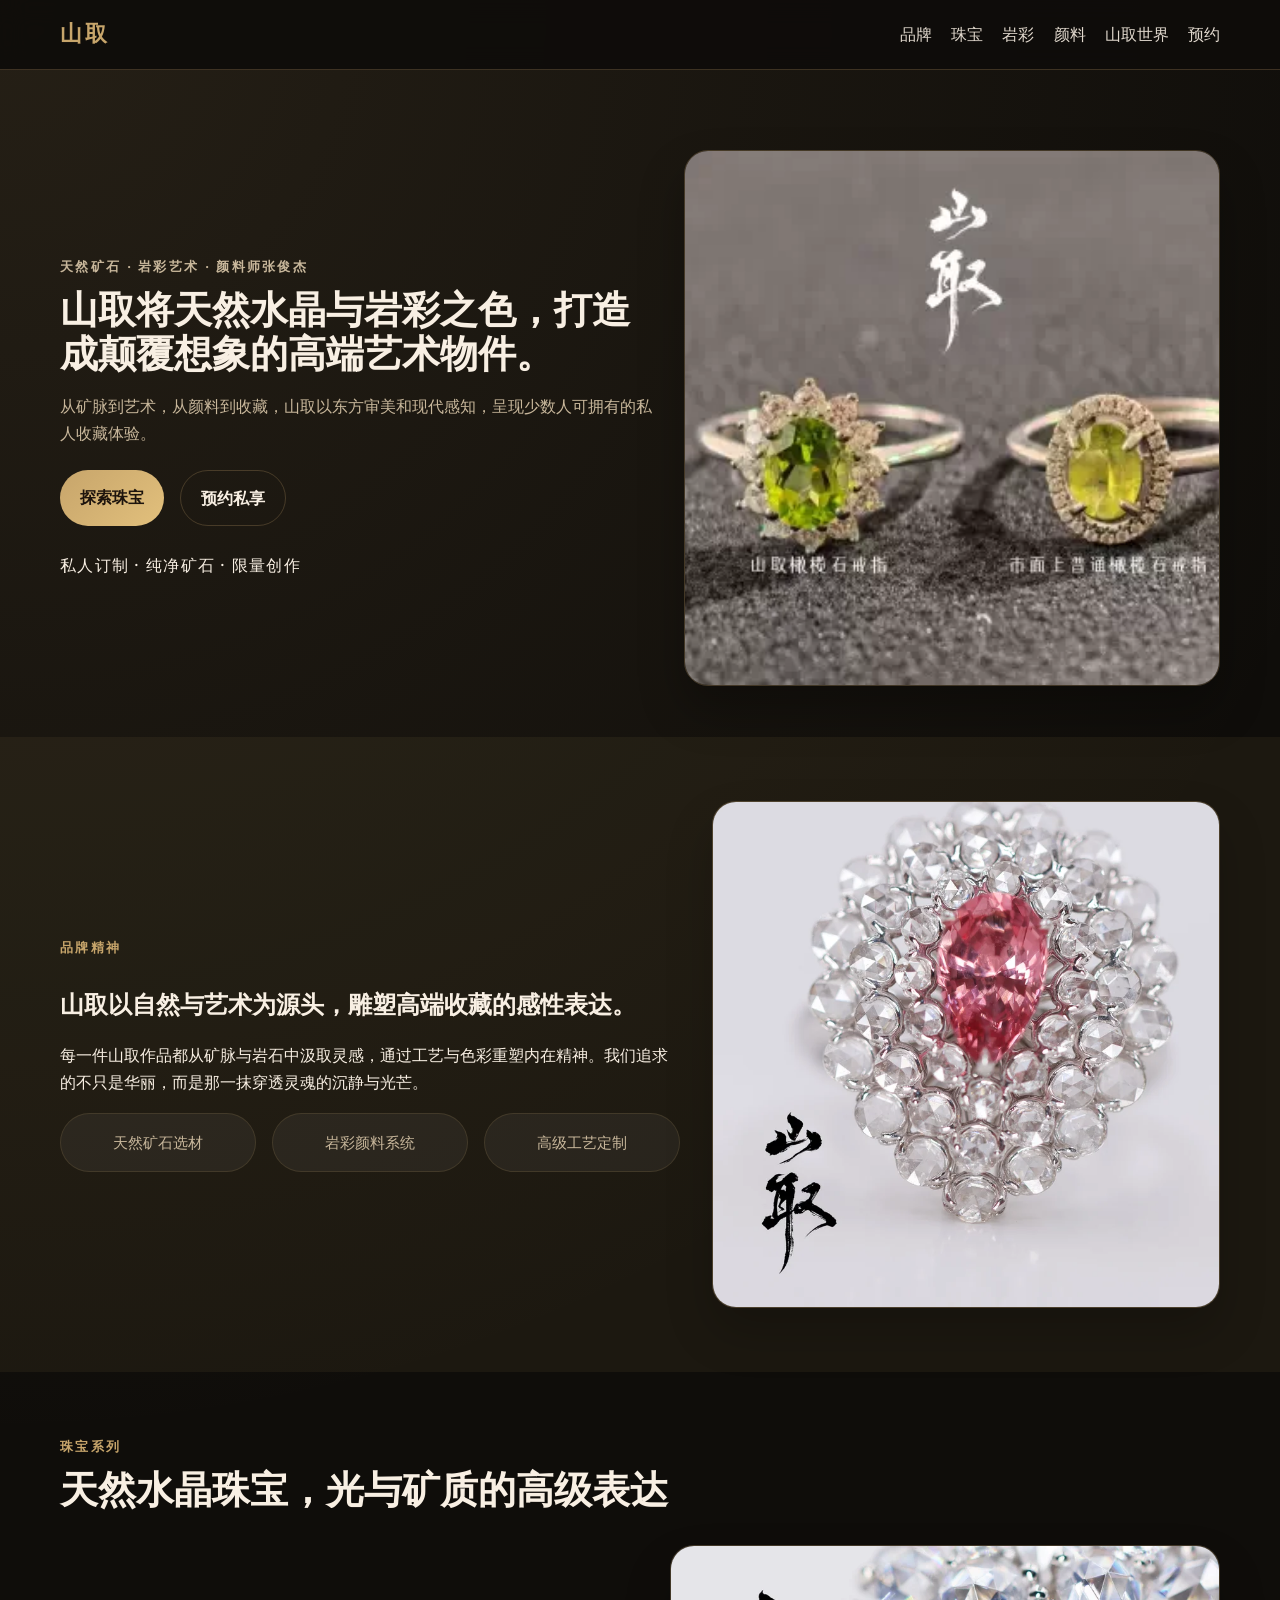
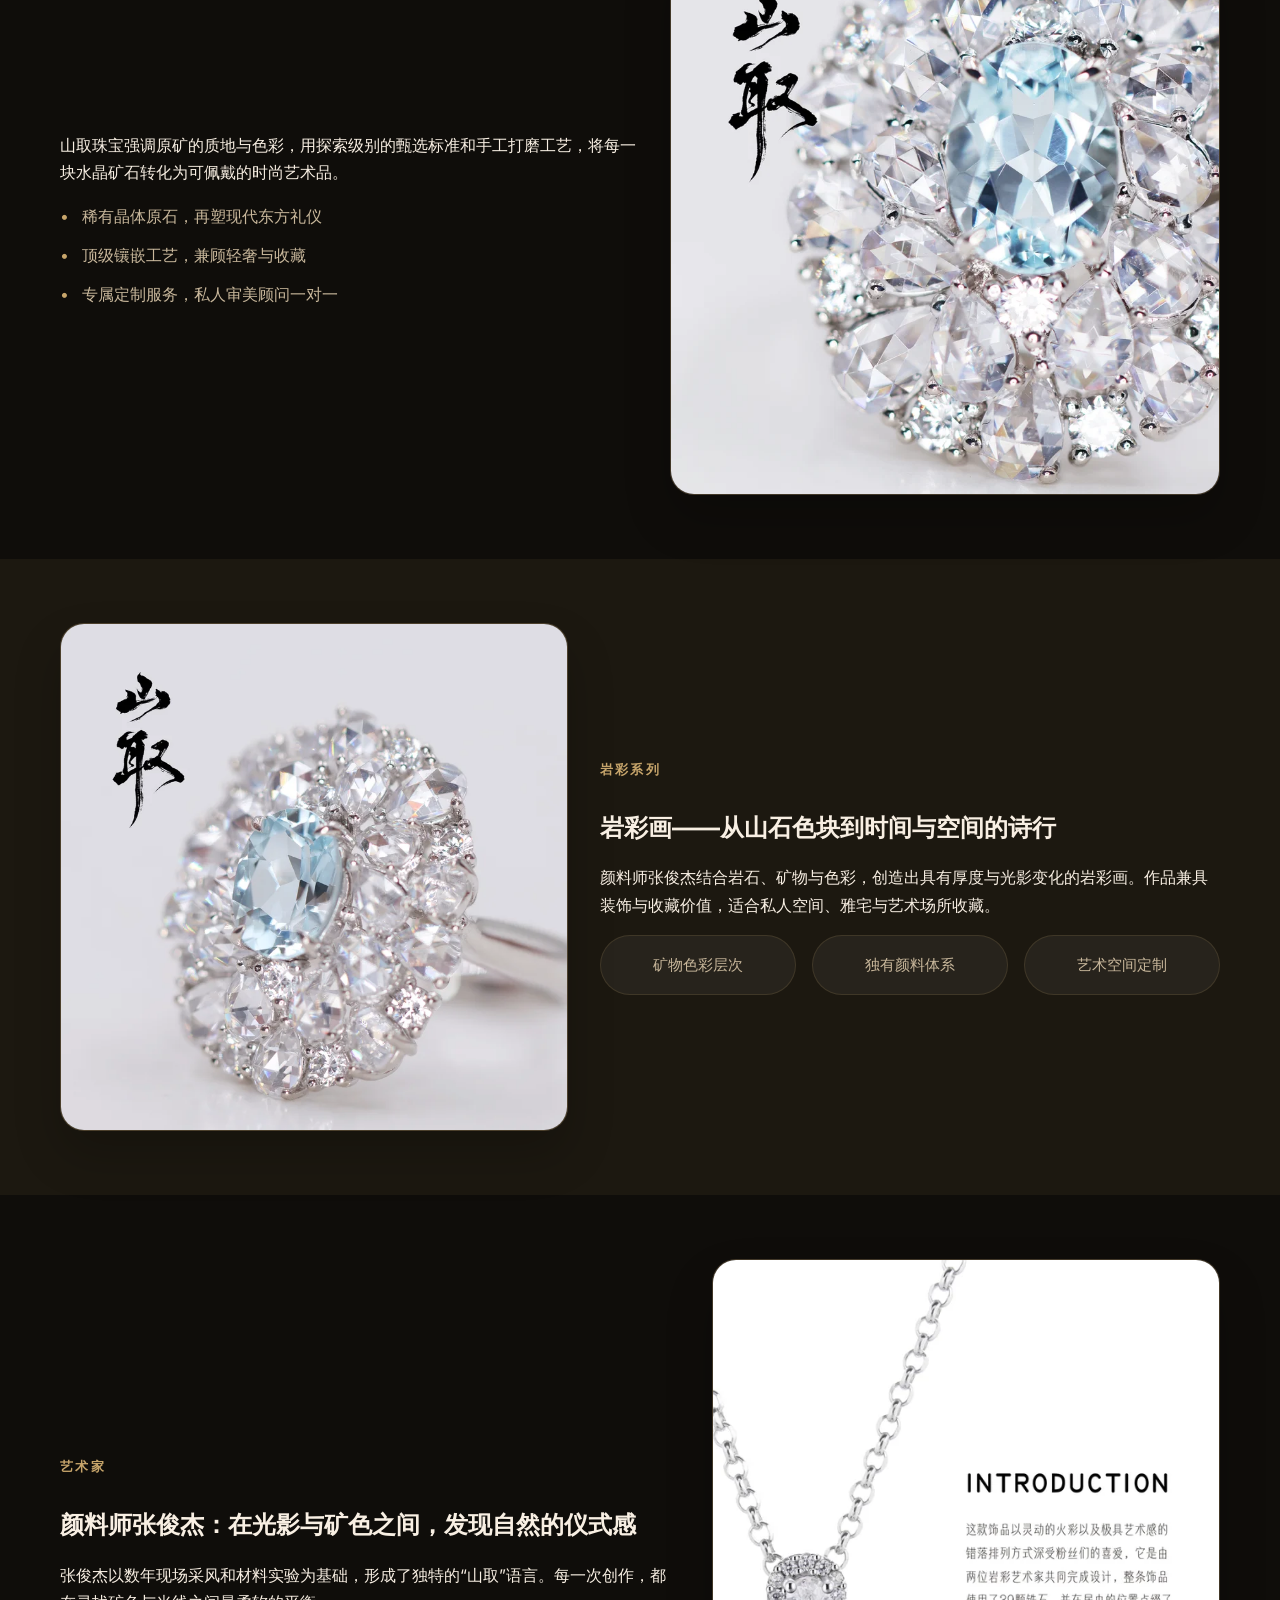
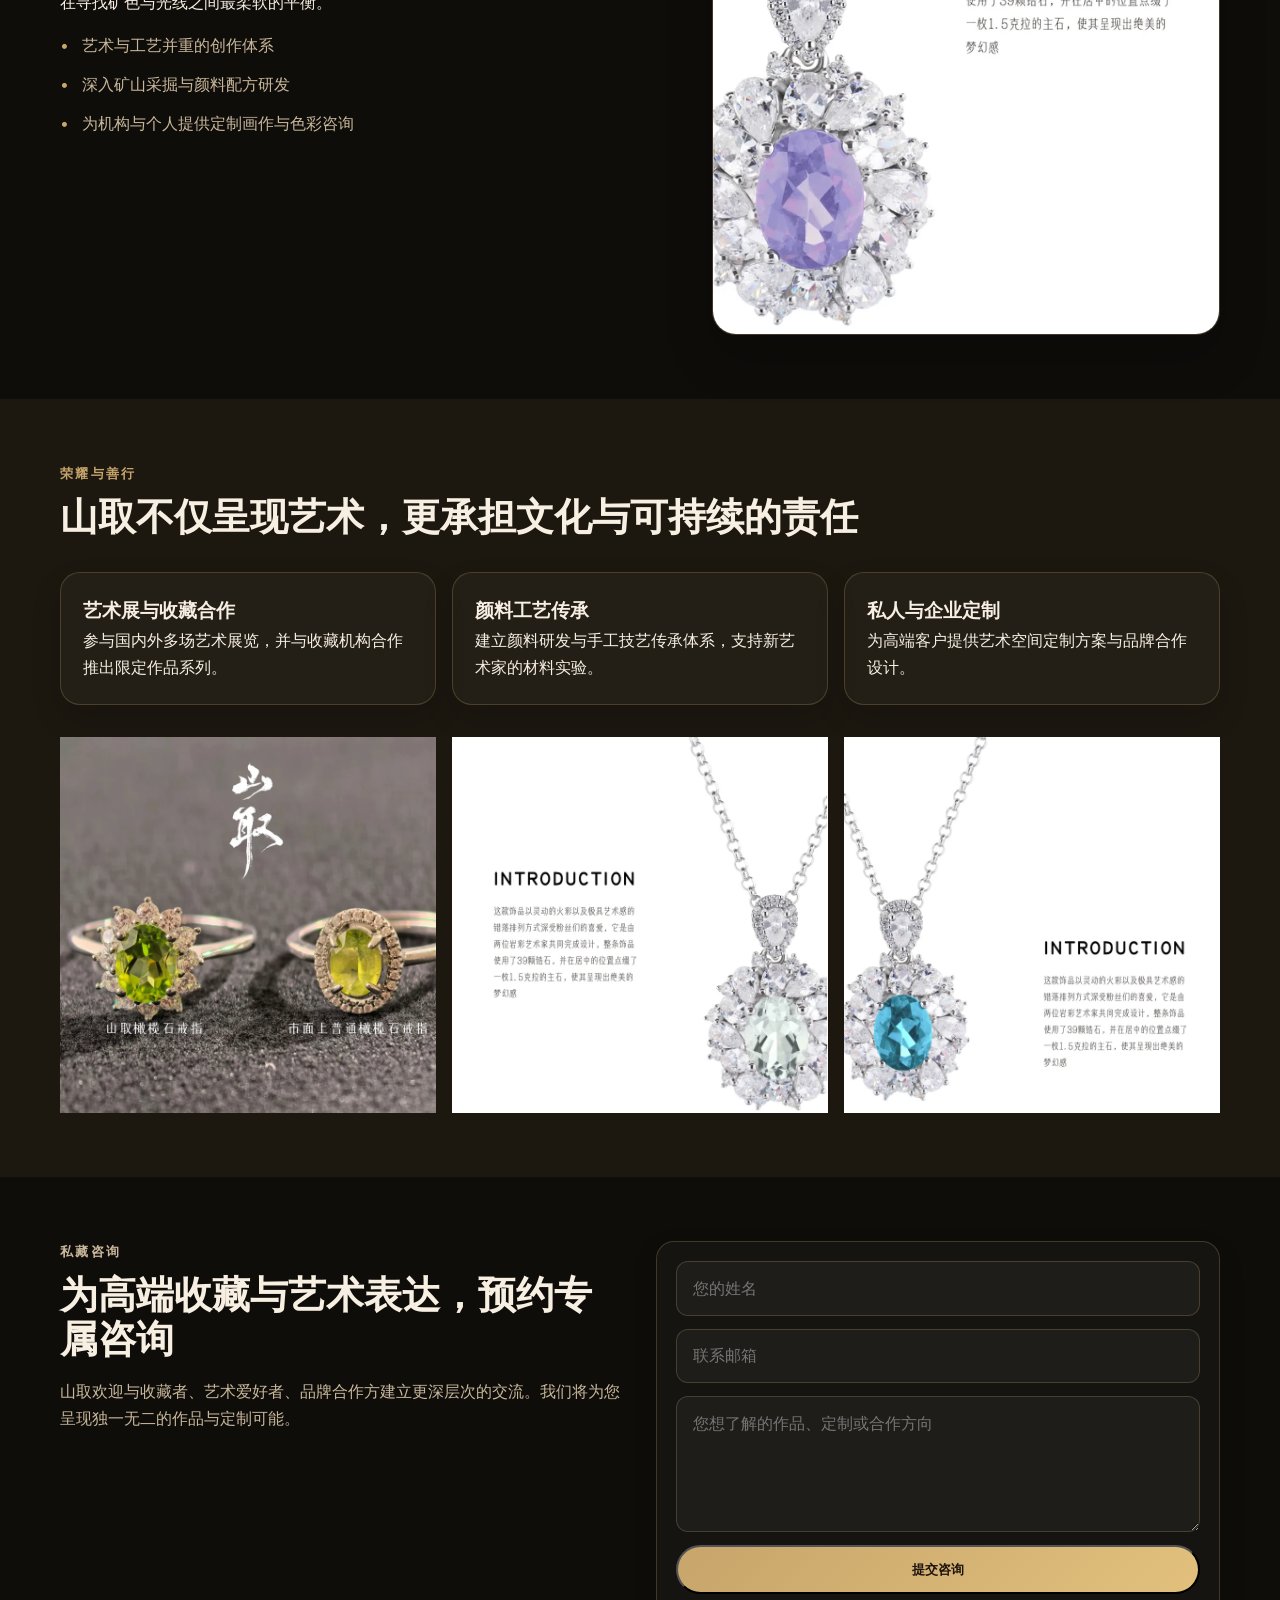
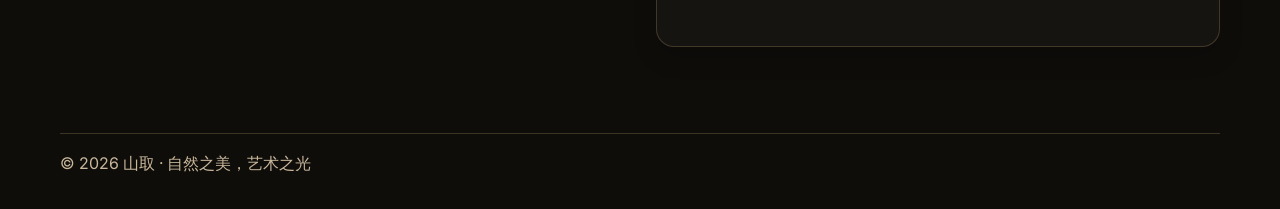
<file: index.html>
<!DOCTYPE html>
<html lang="zh-CN">
  <head>
    <meta charset="UTF-8" />
    <meta name="viewport" content="width=device-width, initial-scale=1.0" />
    <title>山取 · 天然水晶珠宝 / 岩彩画 / 岩彩颜料</title>
    <meta
      name="description"
      content="山取致力于天然水晶珠宝、岩彩画与岩彩颜料的高端艺术表达，承载颜料师张俊杰的艺术理念。"
    />
    <link rel="preconnect" href="https://fonts.googleapis.com" />
    <link rel="preconnect" href="https://fonts.gstatic.com" crossorigin />
    <link
      href="https://fonts.googleapis.com/css2?family=Inter:wght@400;500;600;700&display=swap"
      rel="stylesheet"
    />
    <link
      href="https://fonts.googleapis.com/css2?family=Cormorant+Garamond:wght@500;600;700&display=swap"
      rel="stylesheet"
    />
    <link rel="stylesheet" href="styles.css" />
  </head>
  <body>
    <header class="site-header">
      <div class="container nav-bar">
        <a class="brand" href="#home">山取</a>
        <button class="menu-toggle" aria-label="切换菜单">☰</button>
        <nav class="nav-links">
          <a href="index.html#story">品牌</a>
          <a href="jewelry.html">珠宝</a>
          <a href="rock-paint.html">岩彩</a>
          <a href="materials.html">颜料</a>
          <a href="world.html">山取世界</a>
          <a href="index.html#contact">预约</a>
        </nav>
      </div>
    </header>

    <main id="home">
      <section class="hero">
        <div class="container hero-grid">
          <div class="hero-copy">
            <p class="eyebrow">天然矿石 · 岩彩艺术 · 颜料师张俊杰</p>
            <h1>山取将天然水晶与岩彩之色，打造成颠覆想象的高端艺术物件。</h1>
            <p>
              从矿脉到艺术，从颜料到收藏，山取以东方审美和现代感知，呈现少数人可拥有的私人收藏体验。
            </p>
            <div class="hero-actions">
              <a class="btn btn-primary" href="#jewelry">探索珠宝</a>
              <a class="btn btn-secondary" href="#contact">预约私享</a>
            </div>
            <div class="hero-highlights">
              <span>私人订制 · 纯净矿石 · 限量创作</span>
            </div>
          </div>
          <div class="hero-card">
            <picture>
              <source
                type="image/webp"
                srcset="assets/images/converted/1753256030-lg.webp 1200w, assets/images/converted/1753256030-md.webp 800w, assets/images/converted/1753256030-sm.webp 400w"
                sizes="(max-width: 760px) 100vw, 50vw"
              />
              <img
                src="assets/images/converted/1753256030-md.webp"
                alt="高端水晶珠宝与艺术作品展示"
                loading="lazy"
              />
            </picture>
          </div>
        </div>
      </section>

      <section id="story" class="section section-muted">
        <div class="container section-split">
          <div class="section-copy">
            <p class="eyebrow">品牌精神</p>
            <h2>山取以自然与艺术为源头，雕塑高端收藏的感性表达。</h2>
            <p>
              每一件山取作品都从矿脉与岩石中汲取灵感，通过工艺与色彩重塑内在精神。我们追求的不只是华丽，而是那一抹穿透灵魂的沉静与光芒。
            </p>
            <div class="feature-pill-grid">
              <div class="feature-pill">天然矿石选材</div>
              <div class="feature-pill">岩彩颜料系统</div>
              <div class="feature-pill">高级工艺定制</div>
            </div>
          </div>
          <div class="media-card">
            <picture>
              <source
                type="image/webp"
                srcset="assets/images/converted/1-8-lg.webp 1200w, assets/images/converted/1-8-md.webp 800w, assets/images/converted/1-8-sm.webp 400w"
                sizes="(max-width: 760px) 100vw, 45vw"
              />
              <img
                src="assets/images/converted/1-8-md.webp"
                alt="山取品牌风格展示"
                loading="lazy"
              />
            </picture>
          </div>
        </div>
      </section>

      <section id="jewelry" class="section">
        <div class="container">
          <div class="section-heading">
            <p class="eyebrow">珠宝系列</p>
            <h2>天然水晶珠宝，光与矿质的高级表达</h2>
          </div>
          <div class="section-grid">
            <div class="section-text">
              <p>
                山取珠宝强调原矿的质地与色彩，用探索级别的甄选标准和手工打磨工艺，将每一块水晶矿石转化为可佩戴的时尚艺术品。
              </p>
              <ul class="list-highlight">
                <li>稀有晶体原石，再塑现代东方礼仪</li>
                <li>顶级镶嵌工艺，兼顾轻奢与收藏</li>
                <li>专属定制服务，私人审美顾问一对一</li>
              </ul>
            </div>
            <div class="section-image">
              <picture>
                <source
                  type="image/webp"
                  srcset="assets/images/converted/1-1-lg.webp 1200w, assets/images/converted/1-1-md.webp 800w, assets/images/converted/1-1-sm.webp 400w"
                  sizes="(max-width: 760px) 100vw, 45vw"
                />
                <img
                  src="assets/images/converted/1-1-md.webp"
                  alt="山取天然水晶珠宝"
                  loading="lazy"
                />
              </picture>
            </div>
          </div>
        </div>
      </section>

      <section id="rock-paint" class="section section-muted">
        <div class="container section-split reverse">
          <div class="media-card">
            <picture>
              <source
                type="image/webp"
                srcset="assets/images/converted/1-7-lg.webp 1200w, assets/images/converted/1-7-md.webp 800w, assets/images/converted/1-7-sm.webp 400w"
                sizes="(max-width: 760px) 100vw, 45vw"
              />
              <img
                src="assets/images/converted/1-7-md.webp"
                alt="岩彩画艺术品展示"
                loading="lazy"
              />
            </picture>
          </div>
          <div class="section-copy">
            <p class="eyebrow">岩彩系列</p>
            <h2>岩彩画——从山石色块到时间与空间的诗行</h2>
            <p>
              颜料师张俊杰结合岩石、矿物与色彩，创造出具有厚度与光影变化的岩彩画。作品兼具装饰与收藏价值，适合私人空间、雅宅与艺术场所收藏。
            </p>
            <div class="feature-pill-grid">
              <div class="feature-pill">矿物色彩层次</div>
              <div class="feature-pill">独有颜料体系</div>
              <div class="feature-pill">艺术空间定制</div>
            </div>
          </div>
        </div>
      </section>

      <section id="artist" class="section">
        <div class="container section-split">
          <div class="section-copy">
            <p class="eyebrow">艺术家</p>
            <h2>颜料师张俊杰：在光影与矿色之间，发现自然的仪式感</h2>
            <p>
              张俊杰以数年现场采风和材料实验为基础，形成了独特的“山取”语言。每一次创作，都在寻找矿色与光线之间最柔软的平衡。
            </p>
            <ul class="list-highlight">
              <li>艺术与工艺并重的创作体系</li>
              <li>深入矿山采掘与颜料配方研发</li>
              <li>为机构与个人提供定制画作与色彩咨询</li>
            </ul>
          </div>
          <div class="author-card">
            <picture>
              <source
                type="image/webp"
                srcset="assets/images/converted/微信图片_2026-03-02_161618_387-lg.webp 1200w, assets/images/converted/微信图片_2026-03-02_161618_387-md.webp 800w, assets/images/converted/微信图片_2026-03-02_161618_387-sm.webp 400w"
                sizes="(max-width: 760px) 100vw, 45vw"
              />
              <img
                src="assets/images/converted/微信图片_2026-03-02_161618_387-md.webp"
                alt="艺术家张俊杰肖像"
                loading="lazy"
              />
            </picture>
          </div>
        </div>
      </section>

      <section id="honor" class="section section-muted">
        <div class="container">
          <div class="section-heading">
            <p class="eyebrow">荣耀与善行</p>
            <h2>山取不仅呈现艺术，更承担文化与可持续的责任</h2>
          </div>
          <div class="honor-grid">
            <article class="honor-card">
              <h3>艺术展与收藏合作</h3>
              <p>参与国内外多场艺术展览，并与收藏机构合作推出限定作品系列。</p>
            </article>
            <article class="honor-card">
              <h3>颜料工艺传承</h3>
              <p>建立颜料研发与手工技艺传承体系，支持新艺术家的材料实验。</p>
            </article>
            <article class="honor-card">
              <h3>私人与企业定制</h3>
              <p>为高端客户提供艺术空间定制方案与品牌合作设计。</p>
            </article>
          </div>
          <div class="image-grid">
            <picture>
              <source type="image/webp" srcset="assets/images/converted/微信图片_20250711182522-lg.webp 1200w, assets/images/converted/微信图片_20250711182522-md.webp 800w, assets/images/converted/微信图片_20250711182522-sm.webp 400w" sizes="(max-width: 760px) 100vw, 33vw" />
              <img src="assets/images/converted/微信图片_20250711182522-md.webp" alt="山取艺术限定展示" loading="lazy" />
            </picture>
            <picture>
              <source type="image/webp" srcset="assets/images/converted/微信图片_2026-03-02_161656_278-lg.webp 1200w, assets/images/converted/微信图片_2026-03-02_161656_278-md.webp 800w, assets/images/converted/微信图片_2026-03-02_161656_278-sm.webp 400w" sizes="(max-width: 760px) 100vw, 33vw" />
              <img src="assets/images/converted/微信图片_2026-03-02_161656_278-md.webp" alt="作品与材料展示" loading="lazy" />
            </picture>
            <picture>
              <source type="image/webp" srcset="assets/images/converted/戒指-项链版式-96-lg.webp 1200w, assets/images/converted/戒指-项链版式-96-md.webp 800w, assets/images/converted/戒指-项链版式-96-sm.webp 400w" sizes="(max-width: 760px) 100vw, 33vw" />
              <img src="assets/images/converted/戒指-项链版式-96-md.webp" alt="山取珠宝定制版式" loading="lazy" />
            </picture>
          </div>
        </div>
      </section>

      <section id="contact" class="section">
        <div class="container contact-grid">
          <div>
            <p class="eyebrow">私藏咨询</p>
            <h2>为高端收藏与艺术表达，预约专属咨询</h2>
            <p>
              山取欢迎与收藏者、艺术爱好者、品牌合作方建立更深层次的交流。我们将为您呈现独一无二的作品与定制可能。
            </p>
          </div>
          <form class="contact-form" id="contactForm">
            <input type="text" placeholder="您的姓名" required />
            <input type="email" placeholder="联系邮箱" required />
            <textarea rows="4" placeholder="您想了解的作品、定制或合作方向"></textarea>
            <button class="btn btn-primary" type="submit">提交咨询</button>
            <p id="formMessage" class="form-message"></p>
          </form>
        </div>
      </section>
    </main>

    <footer class="site-footer">
      <div class="container footer-inner">
        <p>© 2026 山取 · 自然之美，艺术之光</p>
      </div>
    </footer>

    <script src="script.js"></script>
  </body>
</html>
</file>
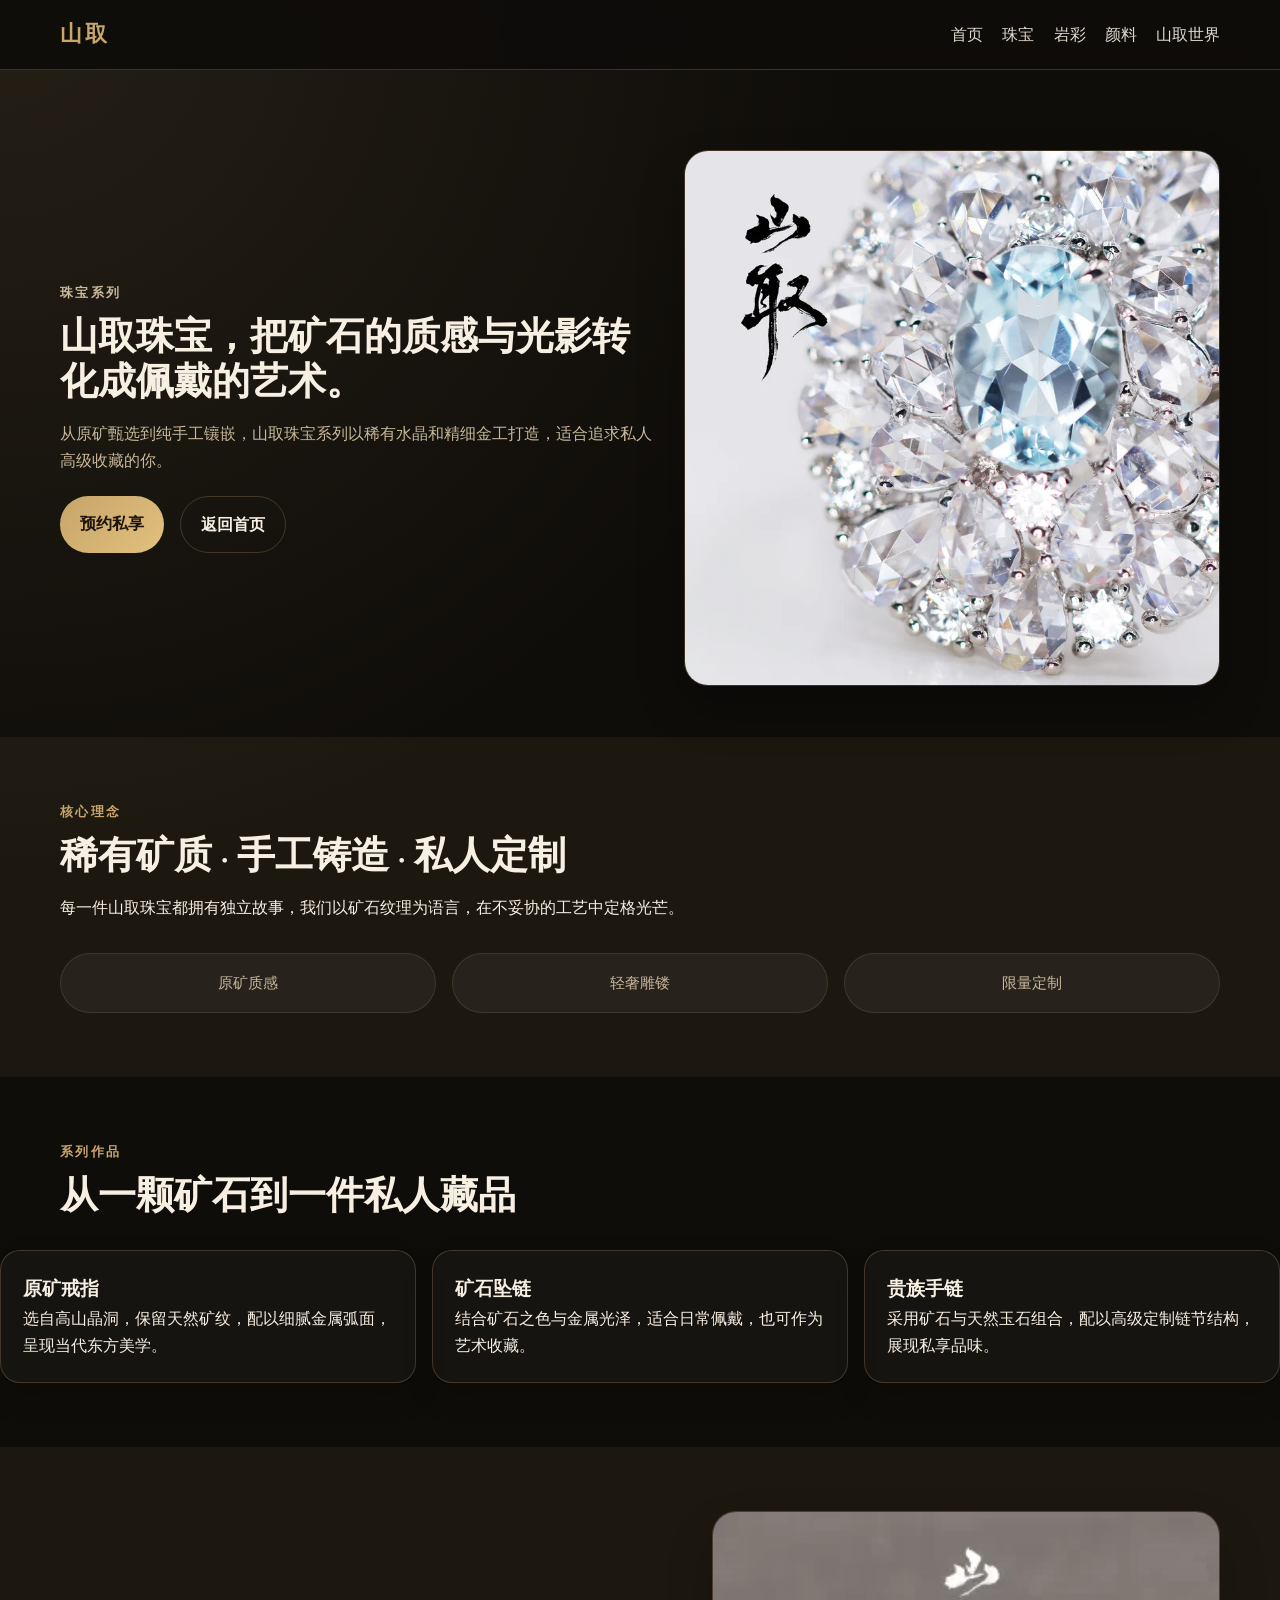
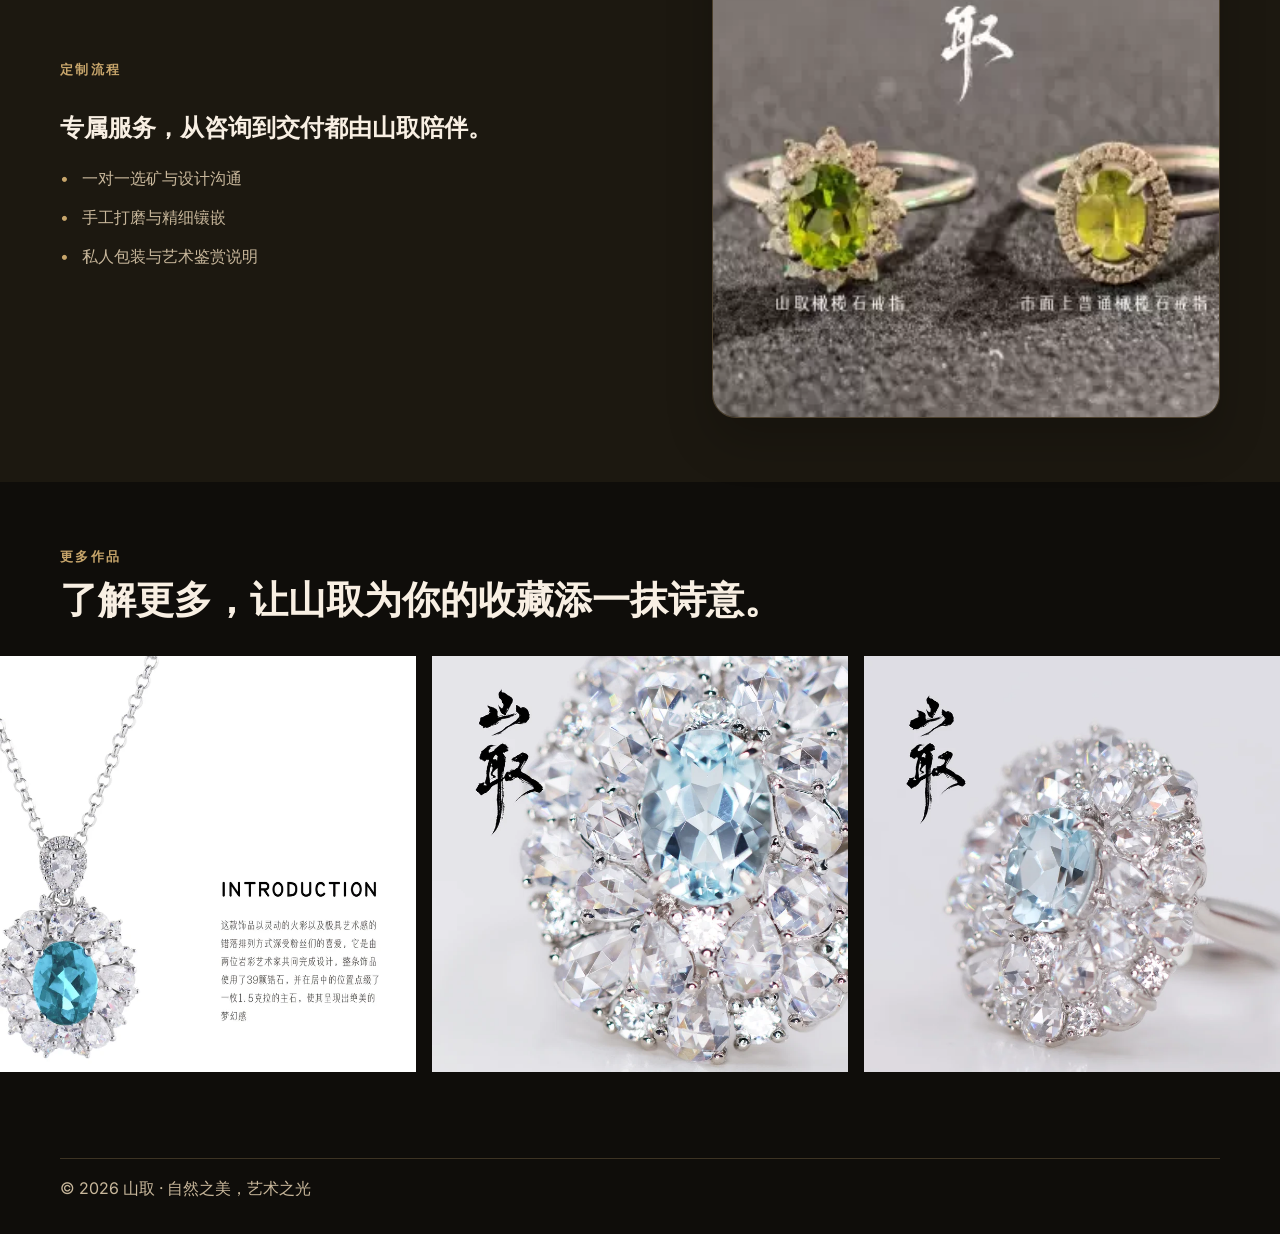
<file: jewelry.html>
<!DOCTYPE html>
<html lang="zh-CN">
  <head>
    <meta charset="UTF-8" />
    <meta name="viewport" content="width=device-width, initial-scale=1.0" />
    <title>山取 · 珠宝系列</title>
    <meta
      name="description"
      content="山取珠宝系列展示天然水晶与高级定制工艺，呈现光与矿质的奢华收藏体验。"
    />
    <link rel="preconnect" href="https://fonts.googleapis.com" />
    <link rel="preconnect" href="https://fonts.gstatic.com" crossorigin />
    <link
      href="https://fonts.googleapis.com/css2?family=Inter:wght@400;500;600;700&display=swap"
      rel="stylesheet"
    />
    <link
      href="https://fonts.googleapis.com/css2?family=Cormorant+Garamond:wght@500;600;700&display=swap"
      rel="stylesheet"
    />
    <link rel="stylesheet" href="styles.css" />
  </head>
  <body>
    <header class="site-header">
      <div class="container nav-bar">
        <a class="brand" href="index.html">山取</a>
        <button class="menu-toggle" aria-label="切换菜单">☰</button>
        <nav class="nav-links">
          <a href="index.html">首页</a>
          <a href="jewelry.html">珠宝</a>
          <a href="rock-paint.html">岩彩</a>
          <a href="materials.html">颜料</a>
          <a href="world.html">山取世界</a>
        </nav>
      </div>
    </header>

    <main>
      <section class="hero">
        <div class="container hero-grid">
          <div class="hero-copy">
            <p class="eyebrow">珠宝系列</p>
            <h1>山取珠宝，把矿石的质感与光影转化成佩戴的艺术。</h1>
            <p>
              从原矿甄选到纯手工镶嵌，山取珠宝系列以稀有水晶和精细金工打造，适合追求私人高级收藏的你。
            </p>
            <div class="hero-actions">
              <a class="btn btn-primary" href="world.html#contact">预约私享</a>
              <a class="btn btn-secondary" href="index.html">返回首页</a>
            </div>
          </div>
          <div class="hero-card">
            <picture>
              <source
                type="image/webp"
                srcset="assets/images/converted/1-1-lg.webp 1200w, assets/images/converted/1-1-md.webp 800w, assets/images/converted/1-1-sm.webp 400w"
                sizes="(max-width: 760px) 100vw, 50vw"
              />
              <img
                src="assets/images/converted/1-1-md.webp"
                alt="山取珠宝系列展示"
                loading="lazy"
              />
            </picture>
          </div>
        </div>
      </section>

      <section class="section section-muted">
        <div class="container section-heading">
          <p class="eyebrow">核心理念</p>
          <h2>稀有矿质 · 手工铸造 · 私人定制</h2>
          <p>
            每一件山取珠宝都拥有独立故事，我们以矿石纹理为语言，在不妥协的工艺中定格光芒。
          </p>
        </div>
        <div class="container feature-pill-grid">
          <div class="feature-pill">原矿质感</div>
          <div class="feature-pill">轻奢雕镂</div>
          <div class="feature-pill">限量定制</div>
        </div>
      </section>

      <section class="section">
        <div class="container section-heading">
          <p class="eyebrow">系列作品</p>
          <h2>从一颗矿石到一件私人藏品</h2>
        </div>
        <div class="honor-grid">
          <article class="honor-card">
            <h3>原矿戒指</h3>
            <p>选自高山晶洞，保留天然矿纹，配以细腻金属弧面，呈现当代东方美学。</p>
          </article>
          <article class="honor-card">
            <h3>矿石坠链</h3>
            <p>结合矿石之色与金属光泽，适合日常佩戴，也可作为艺术收藏。</p>
          </article>
          <article class="honor-card">
            <h3>贵族手链</h3>
            <p>采用矿石与天然玉石组合，配以高级定制链节结构，展现私享品味。</p>
          </article>
        </div>
      </section>

      <section class="section section-muted">
        <div class="container section-split">
          <div class="section-copy">
            <p class="eyebrow">定制流程</p>
            <h2>专属服务，从咨询到交付都由山取陪伴。</h2>
            <ul class="list-highlight">
              <li>一对一选矿与设计沟通</li>
              <li>手工打磨与精细镶嵌</li>
              <li>私人包装与艺术鉴赏说明</li>
            </ul>
          </div>
          <div class="section-image">
            <picture>
              <source
                type="image/webp"
                srcset="assets/images/converted/1753256030-lg.webp 1200w, assets/images/converted/1753256030-md.webp 800w, assets/images/converted/1753256030-sm.webp 400w"
                sizes="(max-width: 760px) 100vw, 45vw"
              />
              <img
                src="assets/images/converted/1753256030-md.webp"
                alt="珠宝定制工艺展示"
                loading="lazy"
              />
            </picture>
          </div>
        </div>
      </section>

      <section class="section">
        <div class="container section-heading">
          <p class="eyebrow">更多作品</p>
          <h2>了解更多，让山取为你的收藏添一抹诗意。</h2>
        </div>
        <div class="image-grid">
          <picture>
            <source
              type="image/webp"
              srcset="assets/images/converted/戒指-项链版式-96-lg.webp 1200w, assets/images/converted/戒指-项链版式-96-md.webp 800w, assets/images/converted/戒指-项链版式-96-sm.webp 400w"
              sizes="(max-width: 760px) 100vw, 33vw"
            />
            <img
              src="assets/images/converted/戒指-项链版式-96-md.webp"
              alt="更多珠宝作品展示"
              loading="lazy"
            />
          </picture>
          <picture>
            <source
              type="image/webp"
              srcset="assets/images/converted/1-1-lg.webp 1200w, assets/images/converted/1-1-md.webp 800w, assets/images/converted/1-1-sm.webp 400w"
              sizes="(max-width: 760px) 100vw, 33vw"
            />
            <img src="assets/images/converted/1-1-md.webp" alt="珠宝细节展示" loading="lazy" />
          </picture>
          <picture>
            <source
              type="image/webp"
              srcset="assets/images/converted/1-7-lg.webp 1200w, assets/images/converted/1-7-md.webp 800w, assets/images/converted/1-7-sm.webp 400w"
              sizes="(max-width: 760px) 100vw, 33vw"
            />
            <img src="assets/images/converted/1-7-md.webp" alt="艺术珠宝搭配" loading="lazy" />
          </picture>
        </div>
      </section>
    </main>

    <footer class="site-footer">
      <div class="container footer-inner">
        <p>© 2026 山取 · 自然之美，艺术之光</p>
      </div>
    </footer>
  </body>
</html>
</file>
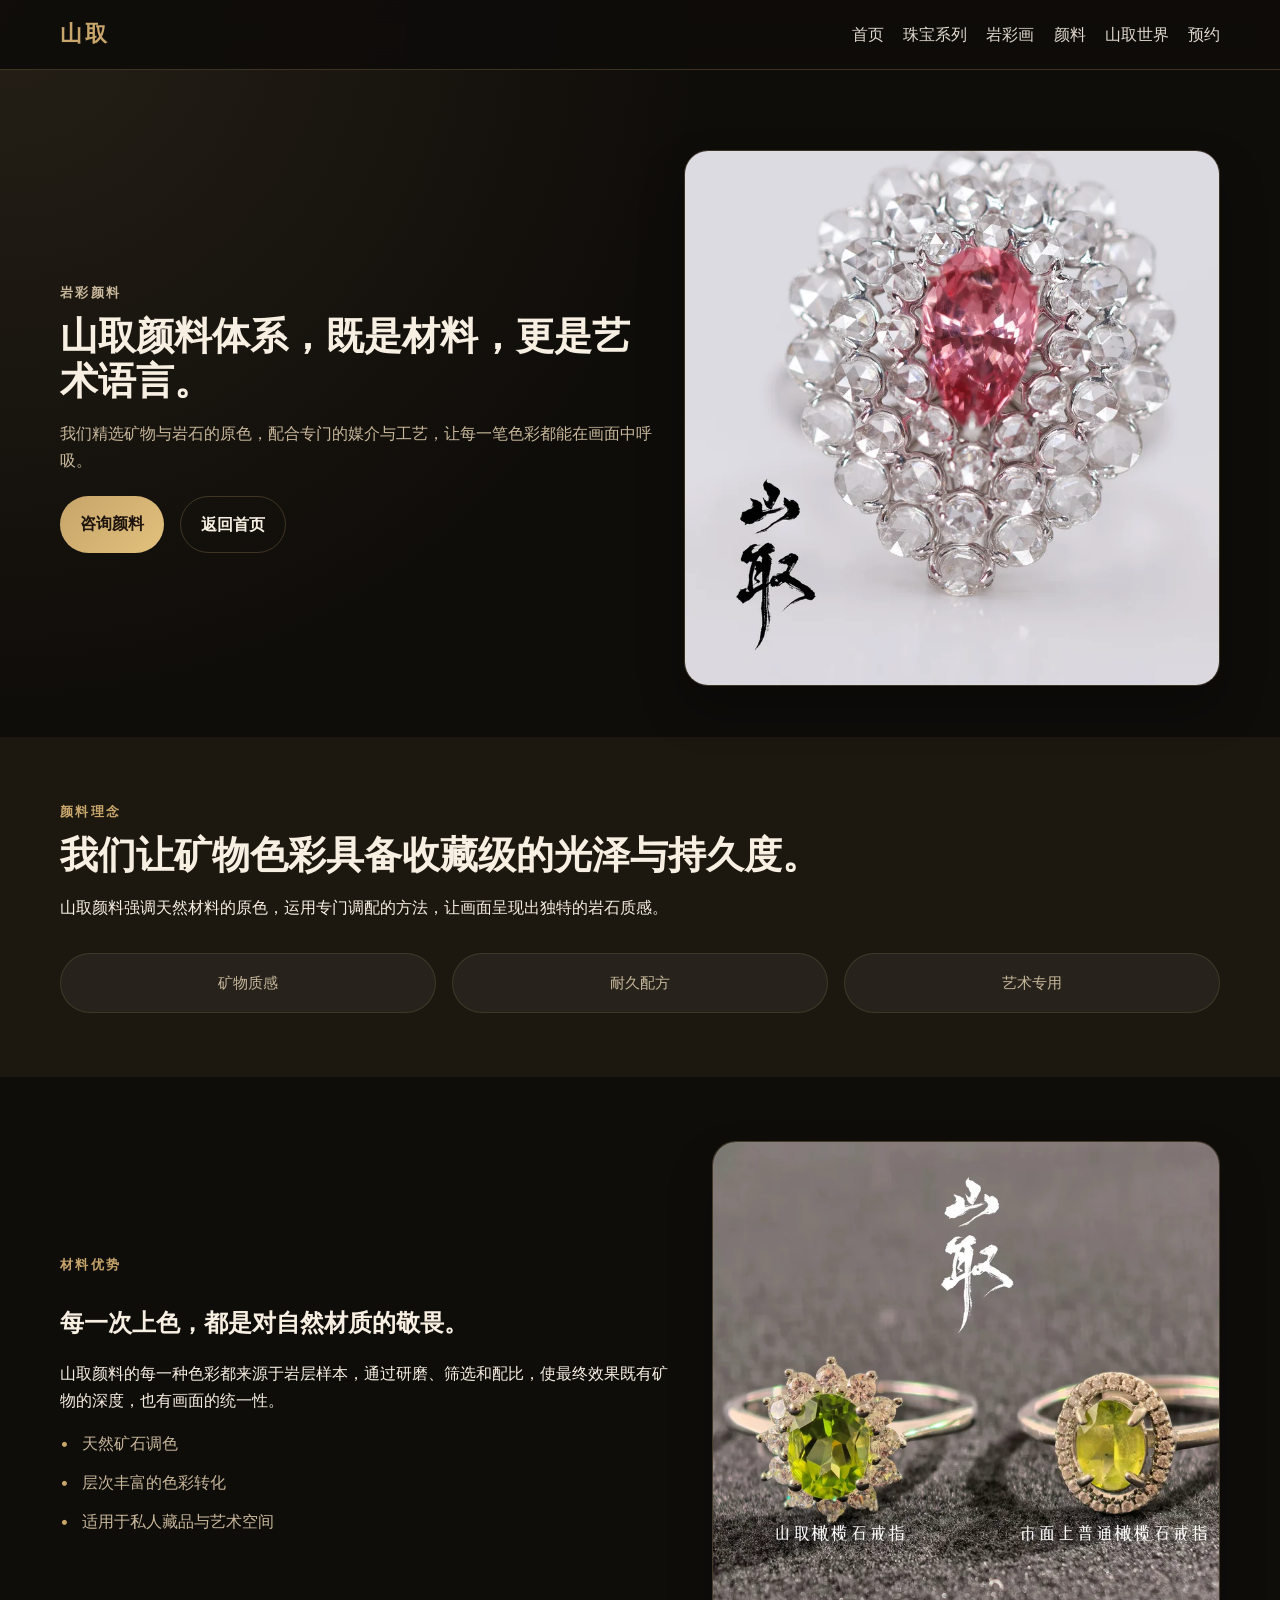
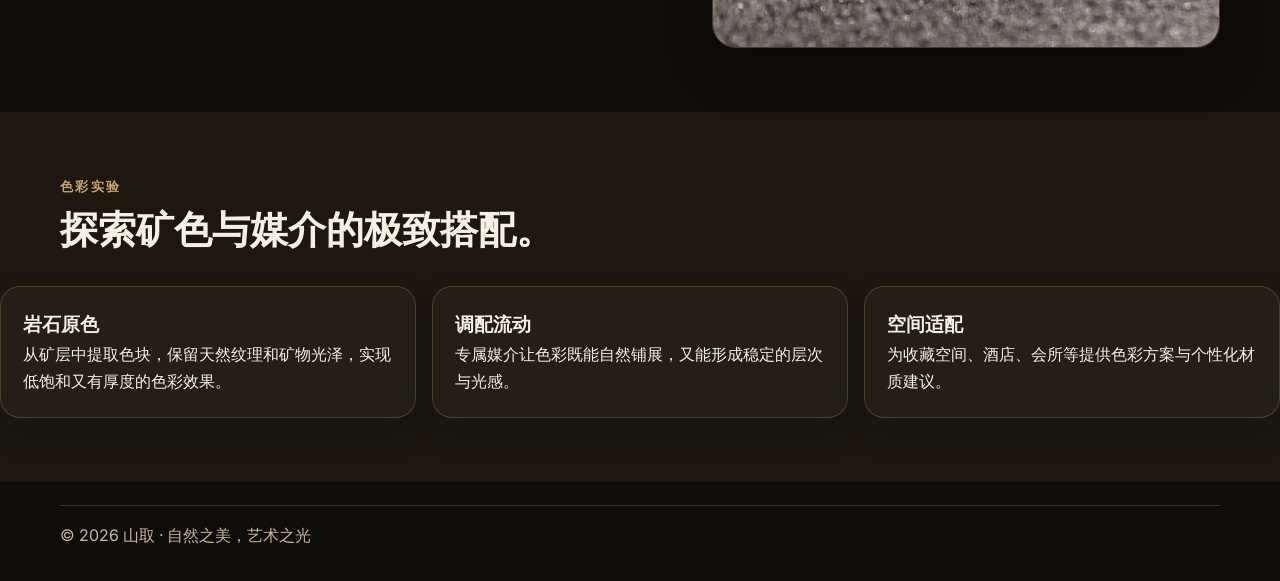
<file: materials.html>
<!DOCTYPE html>
<html lang="zh-CN">
  <head>
    <meta charset="UTF-8" />
    <meta name="viewport" content="width=device-width, initial-scale=1.0" />
    <title>山取 · 颜料体系</title>
    <meta
      name="description"
      content="山取岩彩颜料体系展现矿物色彩与工艺融合，为收藏与艺术空间提供专属色彩方案。"
    />
    <link rel="preconnect" href="https://fonts.googleapis.com" />
    <link rel="preconnect" href="https://fonts.gstatic.com" crossorigin />
    <link
      href="https://fonts.googleapis.com/css2?family=Inter:wght@400;500;600;700&display=swap"
      rel="stylesheet"
    />
    <link
      href="https://fonts.googleapis.com/css2?family=Cormorant+Garamond:wght@500;600;700&display=swap"
      rel="stylesheet"
    />
    <link rel="stylesheet" href="styles.css" />
  </head>
  <body>
    <header class="site-header">
      <div class="container nav-bar">
        <a class="brand" href="index.html">山取</a>
        <button class="menu-toggle" aria-label="切换菜单">☰</button>
        <nav class="nav-links">
          <a href="index.html">首页</a>
          <a href="jewelry.html">珠宝系列</a>
          <a href="rock-paint.html">岩彩画</a>
          <a href="materials.html">颜料</a>
          <a href="world.html">山取世界</a>
          <a href="index.html#contact">预约</a>
        </nav>
      </div>
    </header>

    <main>
      <section class="hero">
        <div class="container hero-grid">
          <div class="hero-copy">
            <p class="eyebrow">岩彩颜料</p>
            <h1>山取颜料体系，既是材料，更是艺术语言。</h1>
            <p>
              我们精选矿物与岩石的原色，配合专门的媒介与工艺，让每一笔色彩都能在画面中呼吸。
            </p>
            <div class="hero-actions">
              <a class="btn btn-primary" href="world.html#contact">咨询颜料</a>
              <a class="btn btn-secondary" href="index.html">返回首页</a>
            </div>
          </div>
          <div class="hero-card">
            <picture>
              <source
                type="image/webp"
                srcset="assets/images/converted/1-8-lg.webp 1200w, assets/images/converted/1-8-md.webp 800w, assets/images/converted/1-8-sm.webp 400w"
                sizes="(max-width: 760px) 100vw, 50vw"
              />
              <img
                src="assets/images/converted/1-8-md.webp"
                alt="山取颜料体系展示"
                loading="lazy"
              />
            </picture>
          </div>
        </div>
      </section>

      <section class="section section-muted">
        <div class="container section-heading">
          <p class="eyebrow">颜料理念</p>
          <h2>我们让矿物色彩具备收藏级的光泽与持久度。</h2>
          <p>
            山取颜料强调天然材料的原色，运用专门调配的方法，让画面呈现出独特的岩石质感。
          </p>
        </div>
        <div class="container feature-pill-grid">
          <div class="feature-pill">矿物质感</div>
          <div class="feature-pill">耐久配方</div>
          <div class="feature-pill">艺术专用</div>
        </div>
      </section>

      <section class="section">
        <div class="container section-split">
          <div class="section-copy">
            <p class="eyebrow">材料优势</p>
            <h2>每一次上色，都是对自然材质的敬畏。</h2>
            <p>
              山取颜料的每一种色彩都来源于岩层样本，通过研磨、筛选和配比，使最终效果既有矿物的深度，也有画面的统一性。
            </p>
            <ul class="list-highlight">
              <li>天然矿石调色</li>
              <li>层次丰富的色彩转化</li>
              <li>适用于私人藏品与艺术空间</li>
            </ul>
          </div>
          <div class="section-image">
            <picture>
              <source
                type="image/webp"
                srcset="assets/images/converted/微信图片_20250711182522-lg.webp 1200w, assets/images/converted/微信图片_20250711182522-md.webp 800w, assets/images/converted/微信图片_20250711182522-sm.webp 400w"
                sizes="(max-width: 760px) 100vw, 45vw"
              />
              <img
                src="assets/images/converted/微信图片_20250711182522-md.webp"
                alt="颜料与岩石材料展示"
                loading="lazy"
              />
            </picture>
          </div>
        </div>
      </section>

      <section class="section section-muted">
        <div class="container section-heading">
          <p class="eyebrow">色彩实验</p>
          <h2>探索矿色与媒介的极致搭配。</h2>
        </div>
        <div class="honor-grid">
          <article class="honor-card">
            <h3>岩石原色</h3>
            <p>从矿层中提取色块，保留天然纹理和矿物光泽，实现低饱和又有厚度的色彩效果。</p>
          </article>
          <article class="honor-card">
            <h3>调配流动</h3>
            <p>专属媒介让色彩既能自然铺展，又能形成稳定的层次与光感。</p>
          </article>
          <article class="honor-card">
            <h3>空间适配</h3>
            <p>为收藏空间、酒店、会所等提供色彩方案与个性化材质建议。</p>
          </article>
        </div>
      </section>
    </main>

    <footer class="site-footer">
      <div class="container footer-inner">
        <p>© 2026 山取 · 自然之美，艺术之光</p>
      </div>
    </footer>
  </body>
</html>
</file>
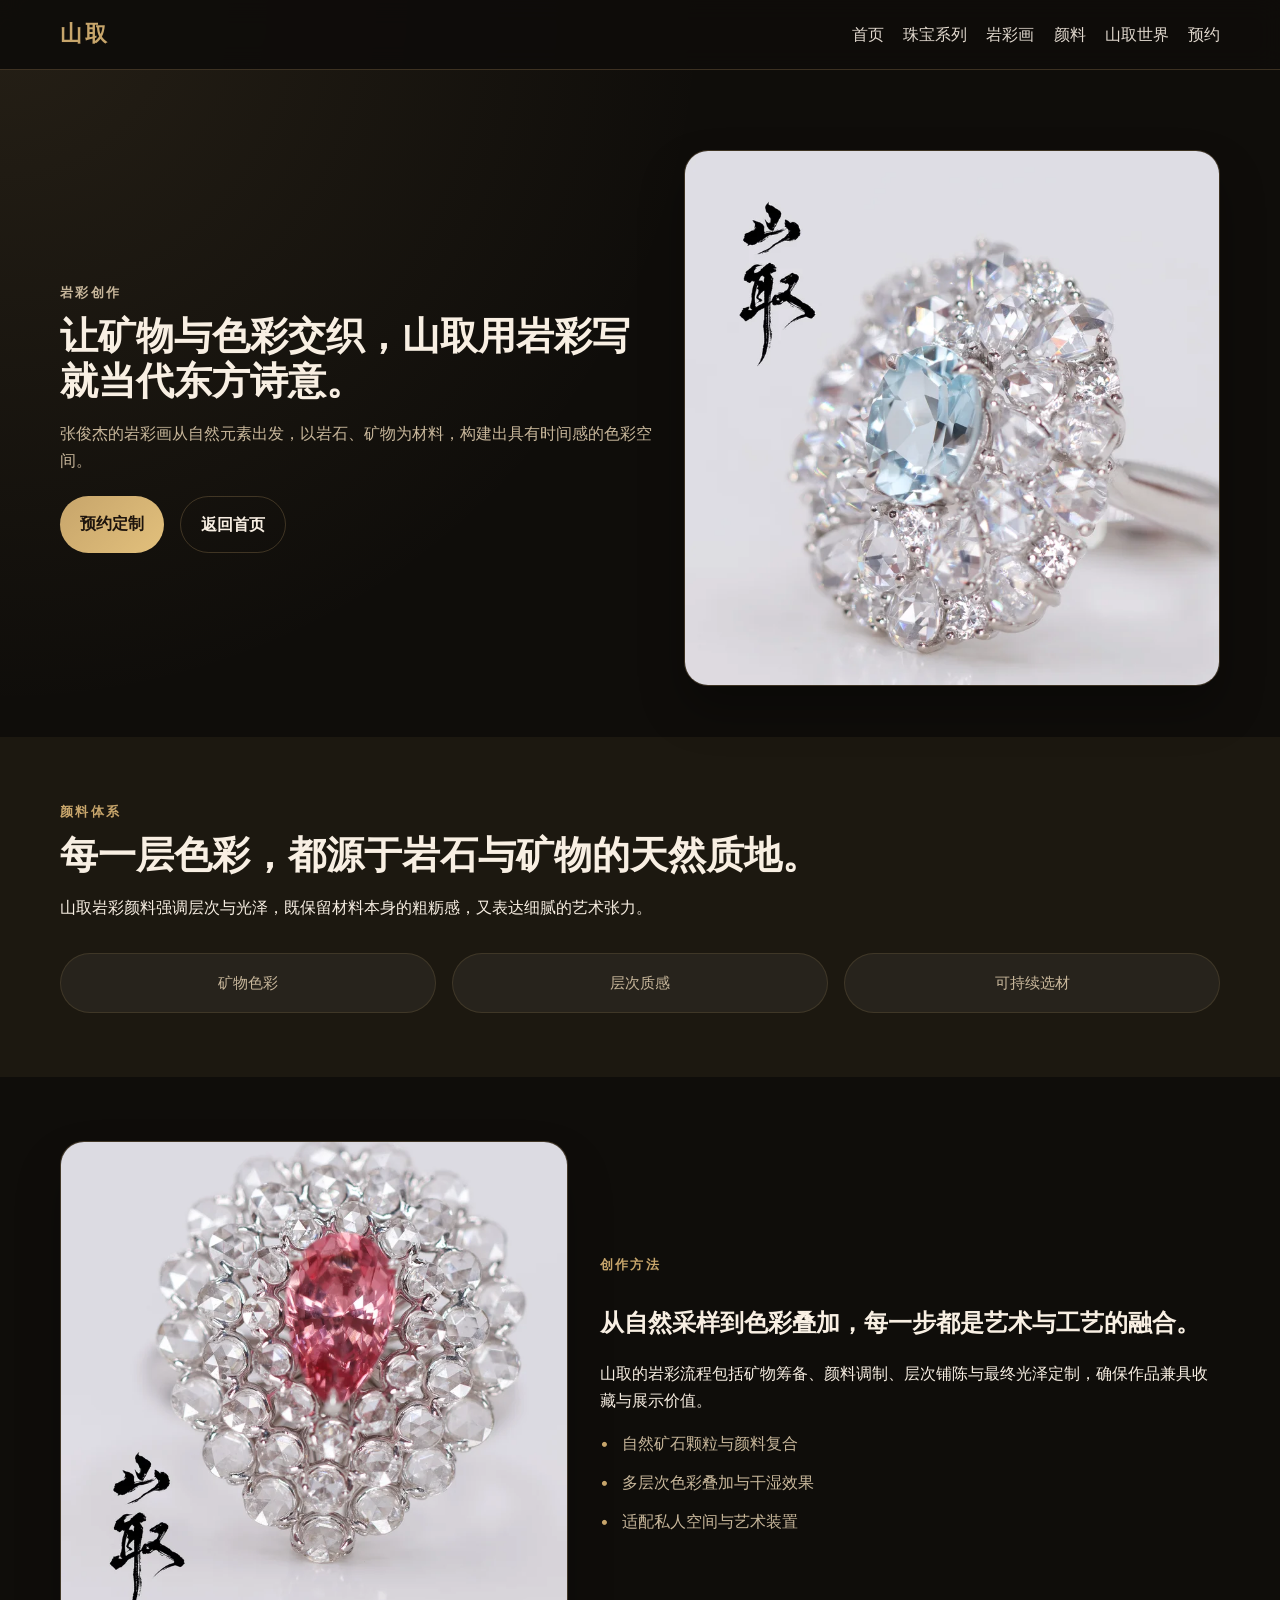
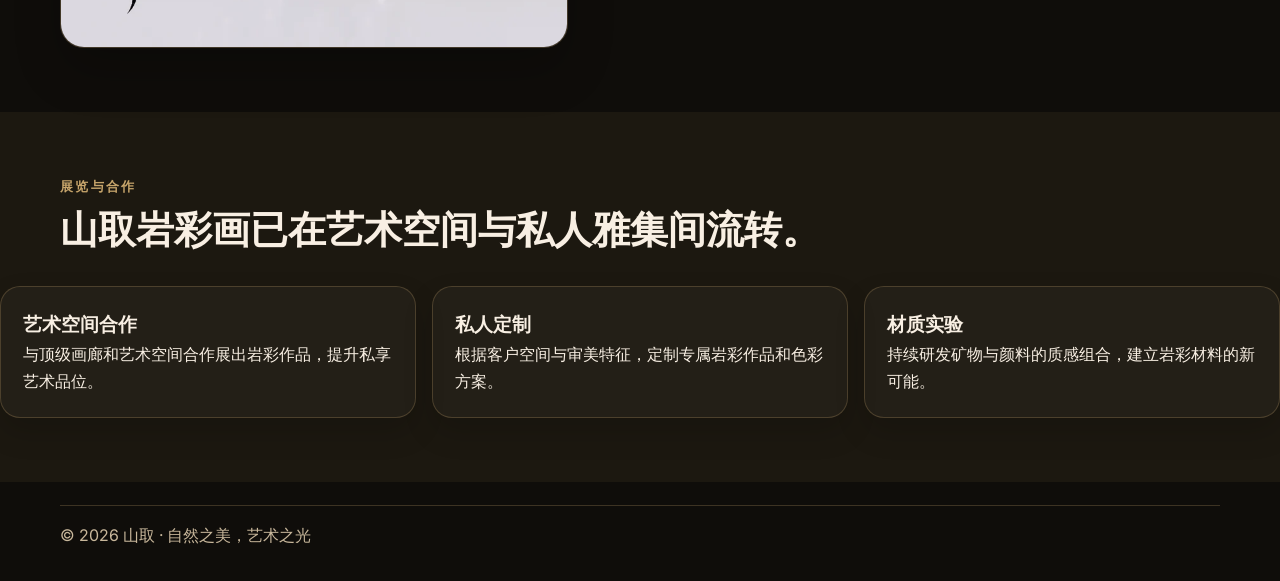
<file: rock-paint.html>
<!DOCTYPE html>
<html lang="zh-CN">
  <head>
    <meta charset="UTF-8" />
    <meta name="viewport" content="width=device-width, initial-scale=1.0" />
    <title>山取 · 岩彩艺术</title>
    <meta
      name="description"
      content="山取岩彩画展示矿物色彩与传统工艺的融合，用颜料与岩石讲述时间与空间的故事。"
    />
    <link rel="preconnect" href="https://fonts.googleapis.com" />
    <link rel="preconnect" href="https://fonts.gstatic.com" crossorigin />
    <link
      href="https://fonts.googleapis.com/css2?family=Inter:wght@400;500;600;700&display=swap"
      rel="stylesheet"
    />
    <link
      href="https://fonts.googleapis.com/css2?family=Cormorant+Garamond:wght@500;600;700&display=swap"
      rel="stylesheet"
    />
    <link rel="stylesheet" href="styles.css" />
  </head>
  <body>
    <header class="site-header">
      <div class="container nav-bar">
        <a class="brand" href="index.html">山取</a>
        <button class="menu-toggle" aria-label="切换菜单">☰</button>
        <nav class="nav-links">
          <a href="index.html">首页</a>
          <a href="jewelry.html">珠宝系列</a>
          <a href="rock-paint.html">岩彩画</a>
          <a href="materials.html">颜料</a>
          <a href="world.html">山取世界</a>
          <a href="index.html#contact">预约</a>
        </nav>
      </div>
    </header>

    <main>
      <section class="hero">
        <div class="container hero-grid">
          <div class="hero-copy">
            <p class="eyebrow">岩彩创作</p>
            <h1>让矿物与色彩交织，山取用岩彩写就当代东方诗意。</h1>
            <p>
              张俊杰的岩彩画从自然元素出发，以岩石、矿物为材料，构建出具有时间感的色彩空间。
            </p>
            <div class="hero-actions">
              <a class="btn btn-primary" href="world.html#contact">预约定制</a>
              <a class="btn btn-secondary" href="index.html">返回首页</a>
            </div>
          </div>
          <div class="hero-card">
            <picture>
              <source
                type="image/webp"
                srcset="assets/images/converted/1-7-lg.webp 1200w, assets/images/converted/1-7-md.webp 800w, assets/images/converted/1-7-sm.webp 400w"
                sizes="(max-width: 760px) 100vw, 50vw"
              />
              <img
                src="assets/images/converted/1-7-md.webp"
                alt="山取岩彩画作品"
                loading="lazy"
              />
            </picture>
          </div>
        </div>
      </section>

      <section class="section section-muted">
        <div class="container section-heading">
          <p class="eyebrow">颜料体系</p>
          <h2>每一层色彩，都源于岩石与矿物的天然质地。</h2>
          <p>
            山取岩彩颜料强调层次与光泽，既保留材料本身的粗粝感，又表达细腻的艺术张力。
          </p>
        </div>
        <div class="container feature-pill-grid">
          <div class="feature-pill">矿物色彩</div>
          <div class="feature-pill">层次质感</div>
          <div class="feature-pill">可持续选材</div>
        </div>
      </section>

      <section class="section">
        <div class="container section-split reverse">
          <div class="media-card">
            <picture>
              <source
                type="image/webp"
                srcset="assets/images/converted/1-8-lg.webp 1200w, assets/images/converted/1-8-md.webp 800w, assets/images/converted/1-8-sm.webp 400w"
                sizes="(max-width: 760px) 100vw, 45vw"
              />
              <img
                src="assets/images/converted/1-8-md.webp"
                alt="岩彩画细节"
                loading="lazy"
              />
            </picture>
          </div>
          <div class="section-copy">
            <p class="eyebrow">创作方法</p>
            <h2>从自然采样到色彩叠加，每一步都是艺术与工艺的融合。</h2>
            <p>
              山取的岩彩流程包括矿物筹备、颜料调制、层次铺陈与最终光泽定制，确保作品兼具收藏与展示价值。
            </p>
            <ul class="list-highlight">
              <li>自然矿石颗粒与颜料复合</li>
              <li>多层次色彩叠加与干湿效果</li>
              <li>适配私人空间与艺术装置</li>
            </ul>
          </div>
        </div>
      </section>

      <section class="section section-muted">
        <div class="container section-heading">
          <p class="eyebrow">展览与合作</p>
          <h2>山取岩彩画已在艺术空间与私人雅集间流转。</h2>
        </div>
        <div class="honor-grid">
          <article class="honor-card">
            <h3>艺术空间合作</h3>
            <p>与顶级画廊和艺术空间合作展出岩彩作品，提升私享艺术品位。</p>
          </article>
          <article class="honor-card">
            <h3>私人定制</h3>
            <p>根据客户空间与审美特征，定制专属岩彩作品和色彩方案。</p>
          </article>
          <article class="honor-card">
            <h3>材质实验</h3>
            <p>持续研发矿物与颜料的质感组合，建立岩彩材料的新可能。</p>
          </article>
        </div>
      </section>
    </main>

    <footer class="site-footer">
      <div class="container footer-inner">
        <p>© 2026 山取 · 自然之美，艺术之光</p>
      </div>
    </footer>
  </body>
</html>
</file>
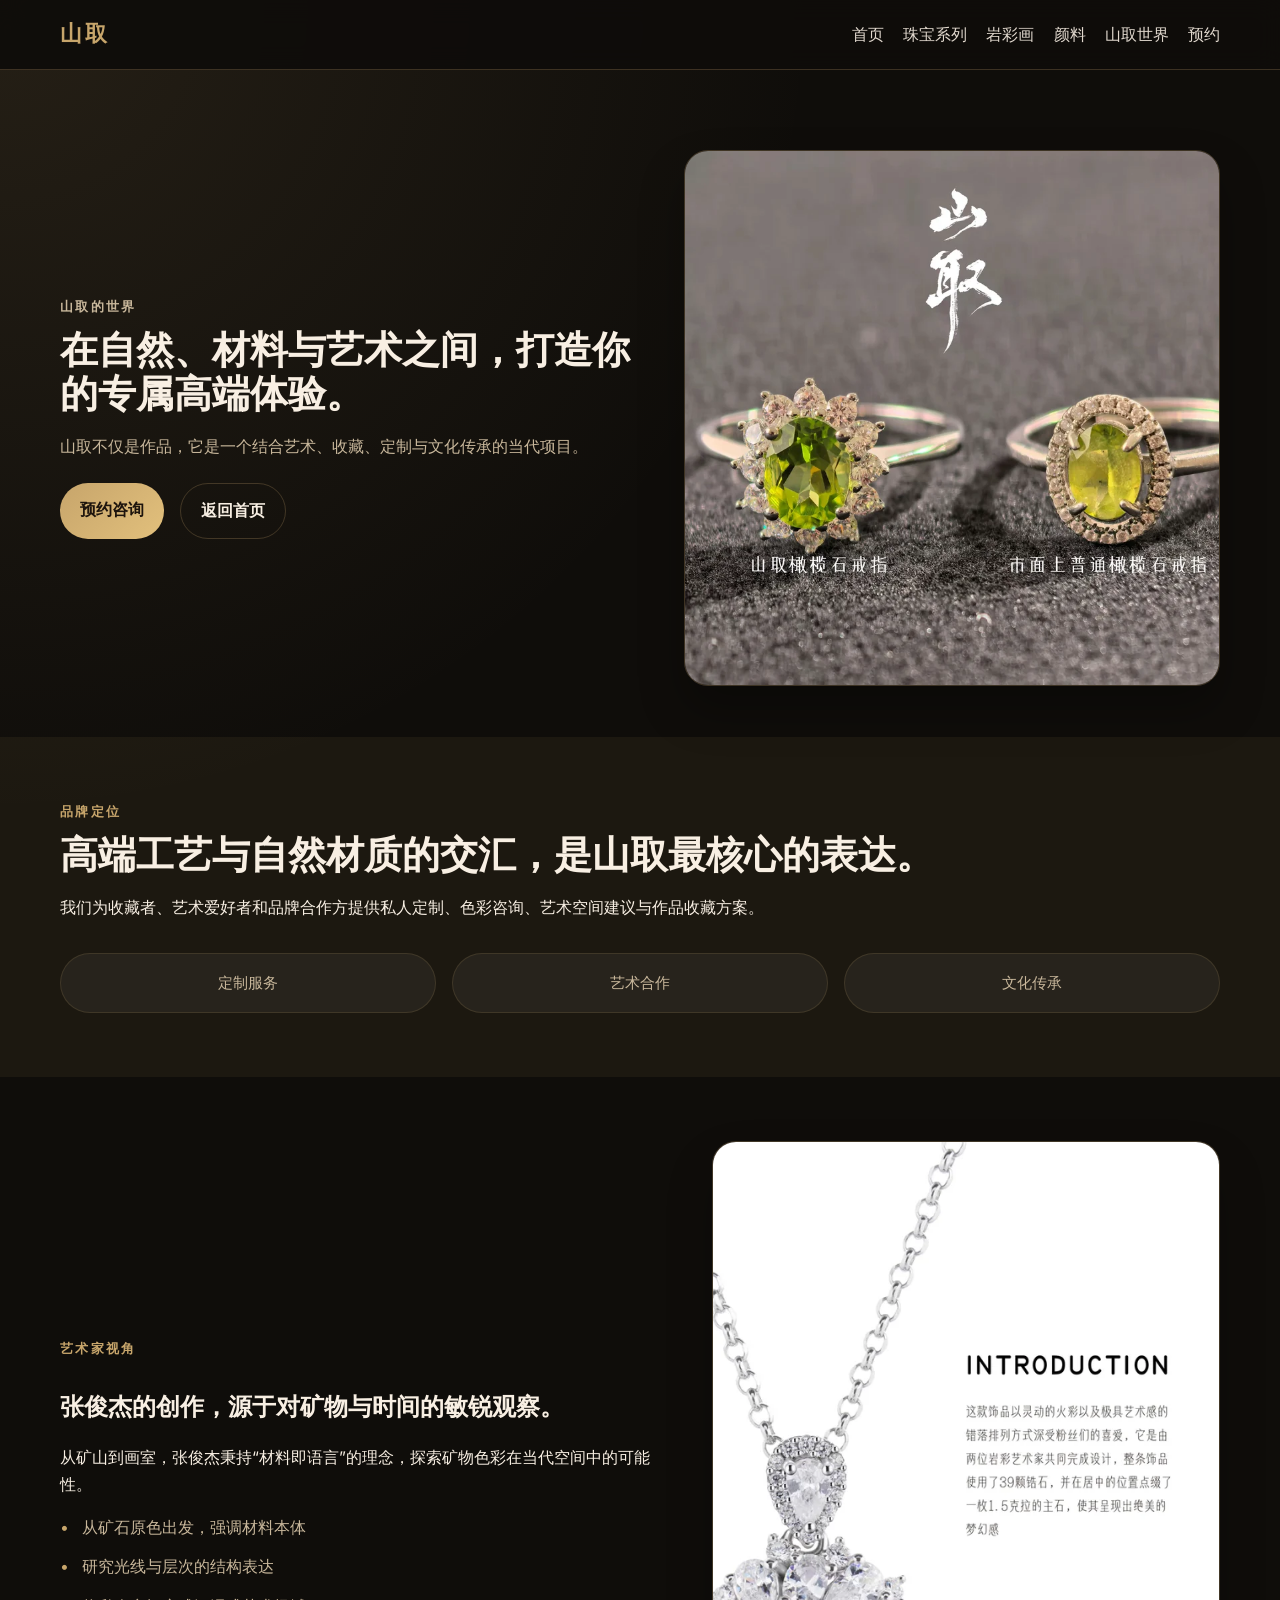
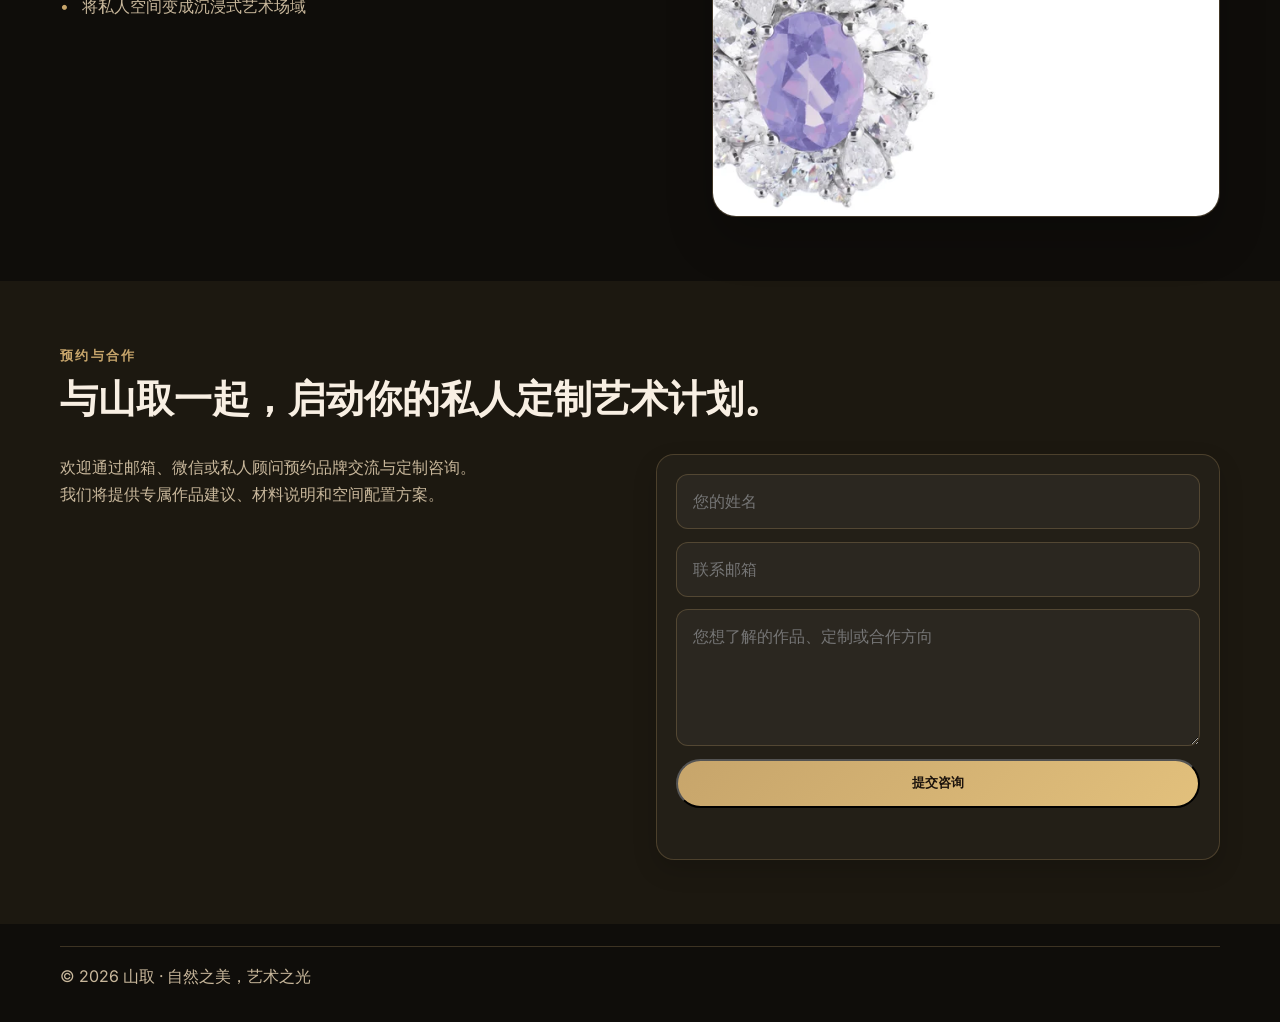
<file: world.html>
<!DOCTYPE html>
<html lang="zh-CN">
  <head>
    <meta charset="UTF-8" />
    <meta name="viewport" content="width=device-width, initial-scale=1.0" />
    <title>山取 · 山取的世界</title>
    <meta
      name="description"
      content="山取的世界讲述品牌理念、艺术家张俊杰的创作脉络，以及高端私人定制与合作方式。"
    />
    <link rel="preconnect" href="https://fonts.googleapis.com" />
    <link rel="preconnect" href="https://fonts.gstatic.com" crossorigin />
    <link
      href="https://fonts.googleapis.com/css2?family=Inter:wght@400;500;600;700&display=swap"
      rel="stylesheet"
    />
    <link
      href="https://fonts.googleapis.com/css2?family=Cormorant+Garamond:wght@500;600;700&display=swap"
      rel="stylesheet"
    />
    <link rel="stylesheet" href="styles.css" />
  </head>
  <body>
    <header class="site-header">
      <div class="container nav-bar">
        <a class="brand" href="index.html">山取</a>
        <button class="menu-toggle" aria-label="切换菜单">☰</button>
        <nav class="nav-links">
          <a href="index.html">首页</a>
          <a href="jewelry.html">珠宝系列</a>
          <a href="rock-paint.html">岩彩画</a>
          <a href="materials.html">颜料</a>
          <a href="world.html">山取世界</a>
          <a href="#contact">预约</a>
        </nav>
      </div>
    </header>

    <main>
      <section class="hero">
        <div class="container hero-grid">
          <div class="hero-copy">
            <p class="eyebrow">山取的世界</p>
            <h1>在自然、材料与艺术之间，打造你的专属高端体验。</h1>
            <p>
              山取不仅是作品，它是一个结合艺术、收藏、定制与文化传承的当代项目。
            </p>
            <div class="hero-actions">
              <a class="btn btn-primary" href="#contact">预约咨询</a>
              <a class="btn btn-secondary" href="index.html">返回首页</a>
            </div>
          </div>
          <div class="hero-card">
            <picture>
              <source
                type="image/webp"
                srcset="assets/images/converted/微信图片_20250711182522-lg.webp 1200w, assets/images/converted/微信图片_20250711182522-md.webp 800w, assets/images/converted/微信图片_20250711182522-sm.webp 400w"
                sizes="(max-width: 760px) 100vw, 50vw"
              />
              <img
                src="assets/images/converted/微信图片_20250711182522-md.webp"
                alt="山取的世界与艺术场景"
                loading="lazy"
              />
            </picture>
          </div>
        </div>
      </section>

      <section class="section section-muted">
        <div class="container section-heading">
          <p class="eyebrow">品牌定位</p>
          <h2>高端工艺与自然材质的交汇，是山取最核心的表达。</h2>
          <p>
            我们为收藏者、艺术爱好者和品牌合作方提供私人定制、色彩咨询、艺术空间建议与作品收藏方案。
          </p>
        </div>
        <div class="container feature-pill-grid">
          <div class="feature-pill">定制服务</div>
          <div class="feature-pill">艺术合作</div>
          <div class="feature-pill">文化传承</div>
        </div>
      </section>

      <section class="section">
        <div class="container section-split">
          <div class="section-copy">
            <p class="eyebrow">艺术家视角</p>
            <h2>张俊杰的创作，源于对矿物与时间的敏锐观察。</h2>
            <p>
              从矿山到画室，张俊杰秉持“材料即语言”的理念，探索矿物色彩在当代空间中的可能性。
            </p>
            <ul class="list-highlight">
              <li>从矿石原色出发，强调材料本体</li>
              <li>研究光线与层次的结构表达</li>
              <li>将私人空间变成沉浸式艺术场域</li>
            </ul>
          </div>
          <div class="section-image">
            <picture>
              <source
                type="image/webp"
                srcset="assets/images/converted/微信图片_2026-03-02_161618_387-lg.webp 1200w, assets/images/converted/微信图片_2026-03-02_161618_387-md.webp 800w, assets/images/converted/微信图片_2026-03-02_161618_387-sm.webp 400w"
                sizes="(max-width: 760px) 100vw, 45vw"
              />
              <img
                src="assets/images/converted/微信图片_2026-03-02_161618_387-md.webp"
                alt="艺术家张俊杰肖像"
                loading="lazy"
              />
            </picture>
          </div>
        </div>
      </section>

      <section class="section section-muted" id="contact">
        <div class="container section-heading">
          <p class="eyebrow">预约与合作</p>
          <h2>与山取一起，启动你的私人定制艺术计划。</h2>
        </div>
        <div class="container contact-grid">
          <div>
            <p>欢迎通过邮箱、微信或私人顾问预约品牌交流与定制咨询。</p>
            <p>我们将提供专属作品建议、材料说明和空间配置方案。</p>
          </div>
          <form class="contact-form" id="contactForm">
            <input type="text" placeholder="您的姓名" required />
            <input type="email" placeholder="联系邮箱" required />
            <textarea rows="4" placeholder="您想了解的作品、定制或合作方向"></textarea>
            <button class="btn btn-primary" type="submit">提交咨询</button>
            <p id="formMessage" class="form-message"></p>
          </form>
        </div>
      </section>
    </main>

    <footer class="site-footer">
      <div class="container footer-inner">
        <p>© 2026 山取 · 自然之美，艺术之光</p>
      </div>
    </footer>
  </body>
</html>
</file>
<file: styles.css>
:root {
  --bg: #0f0d0a;
  --surface: #17130f;
  --text: #f8efe3;
  --muted: #c8b79b;
  --primary: #c7a56b;
  --accent: #2c241d;
  --border: rgba(199, 165, 107, 0.25);
}

* {
  box-sizing: border-box;
  margin: 0;
  padding: 0;
}

html {
  scroll-behavior: smooth;
}

body {
  font-family: 'Inter', sans-serif;
  background:
    radial-gradient(circle at top left, rgba(199, 165, 107, 0.12), transparent 28%),
    var(--bg);
  color: var(--text);
  line-height: 1.7;
}

img {
  width: 100%;
  display: block;
}

.container {
  width: min(1160px, calc(100% - 2rem));
  margin: 0 auto;
}

.site-header {
  position: sticky;
  top: 0;
  background: rgba(15, 13, 10, 0.92);
  backdrop-filter: blur(12px);
  z-index: 10;
  border-bottom: 1px solid var(--border);
}

.nav-bar {
  display: flex;
  justify-content: space-between;
  align-items: center;
  padding: 1rem 0;
}

.brand {
  font-family: 'Cormorant Garamond', serif;
  font-size: 1.35rem;
  font-weight: 700;
  color: var(--primary);
  text-decoration: none;
  letter-spacing: 0.14em;
  text-transform: uppercase;
}

.nav-links {
  display: flex;
  gap: 1.2rem;
}

.nav-links a {
  text-decoration: none;
  color: var(--text);
  opacity: 0.9;
}

.menu-toggle {
  display: none;
  border: 0;
  background: transparent;
  font-size: 1.4rem;
  color: var(--text);
}

.hero {
  padding: 5rem 0 3.2rem;
}

.hero-grid {
  display: grid;
  grid-template-columns: 1.05fr 0.95fr;
  gap: 2rem;
  align-items: center;
}

.eyebrow {
  color: var(--primary);
  font-weight: 700;
  letter-spacing: 0.18em;
  text-transform: uppercase;
  font-size: 0.8rem;
  margin-bottom: 0.7rem;
}

.hero h1,
.section-heading h2,
.contact-grid h2 {
  font-family: 'Cormorant Garamond', serif;
  font-size: clamp(1.9rem, 3vw, 2.8rem);
  line-height: 1.15;
  margin-bottom: 1rem;
}

.hero p,
.about-grid p,
.product-card p,
.contact-grid p,
.feature-card p {
  color: var(--muted);
}

.hero-actions {
  display: flex;
  gap: 1rem;
  margin-top: 1.4rem;
}

.btn {
  display: inline-block;
  padding: 0.85rem 1.25rem;
  border-radius: 999px;
  text-decoration: none;
  font-weight: 600;
  transition: transform 0.2s ease;
}

.btn:hover {
  transform: translateY(-2px);
}

.btn-primary {
  background: linear-gradient(135deg, var(--primary), #e2c07c);
  color: #1d140d;
}

.btn-secondary {
  border: 1px solid var(--border);
  color: var(--text);
  background: transparent;
}

.hero-card img {
  border-radius: 24px;
  border: 1px solid var(--border);
  box-shadow: 0 24px 45px rgba(0, 0, 0, 0.28);
}

.section {
  padding: 4rem 0;
}

.section-muted {
  background: rgba(199, 165, 107, 0.07);
}

.section-heading {
  margin-bottom: 2rem;
}

.section-split {
  display: grid;
  grid-template-columns: 1.1fr 0.9fr;
  gap: 2rem;
  align-items: center;
}

.section-split.reverse {
  grid-template-columns: 0.9fr 1.1fr;
}

.section-text,
.section-copy {
  display: grid;
  gap: 1rem;
}

.section-image,
.media-card,
.author-card {
  border-radius: 24px;
  overflow: hidden;
  border: 1px solid var(--border);
  box-shadow: 0 24px 48px rgba(0, 0, 0, 0.2);
  background: rgba(255, 255, 255, 0.03);
}

.feature-pill-grid {
  display: grid;
  grid-template-columns: repeat(3, minmax(0, 1fr));
  gap: 1rem;
}

.feature-pill {
  padding: 1rem 1.2rem;
  border-radius: 999px;
  background: rgba(255, 255, 255, 0.05);
  border: 1px solid rgba(199, 165, 107, 0.15);
  color: var(--muted);
  font-size: 0.95rem;
  text-align: center;
}

.section-grid {
  display: grid;
  grid-template-columns: 1fr 0.95fr;
  gap: 2rem;
  align-items: center;
}

.list-highlight {
  list-style: none;
  display: grid;
  gap: 0.75rem;
  padding-left: 0;
}

.list-highlight li {
  position: relative;
  padding-left: 1.4rem;
  color: var(--muted);
}

.list-highlight li::before {
  content: '•';
  position: absolute;
  left: 0;
  color: var(--primary);
}

.honor-grid {
  display: grid;
  grid-template-columns: repeat(3, 1fr);
  gap: 1rem;
  margin-top: 2rem;
}

.honor-card {
  background: rgba(255, 255, 255, 0.03);
  border-radius: 20px;
  border: 1px solid var(--border);
  padding: 1.4rem;
  box-shadow: 0 14px 30px rgba(0, 0, 0, 0.16);
}

.image-grid {
  display: grid;
  grid-template-columns: repeat(3, 1fr);
  gap: 1rem;
  margin-top: 2rem;
}

.hero-highlights {
  margin-top: 1.6rem;
  color: var(--text);
  font-weight: 500;
  letter-spacing: 0.08em;
}

.about-grid,
.contact-grid {
  display: grid;
  grid-template-columns: 1fr 1fr;
  gap: 2rem;
}

.about-list {
  display: grid;
  gap: 0.72rem;
  padding: 1rem 1.2rem;
  background: rgba(255, 255, 255, 0.03);
  border-radius: 16px;
  border: 1px solid var(--border);
}

.card-grid,
.feature-grid {
  display: grid;
  grid-template-columns: repeat(3, 1fr);
  gap: 1rem;
}

.product-card,
.feature-card,
.contact-form {
  background: rgba(255, 255, 255, 0.03);
  padding: 1.2rem;
  border-radius: 18px;
  border: 1px solid var(--border);
  box-shadow: 0 10px 24px rgba(0, 0, 0, 0.16);
}

.contact-form {
  display: grid;
  gap: 0.8rem;
}

.contact-form input,
.contact-form textarea {
  width: 100%;
  border: 1px solid var(--border);
  border-radius: 12px;
  padding: 0.8rem 1rem;
  font: inherit;
  background: rgba(255, 255, 255, 0.04);
  color: var(--text);
}

.form-message {
  min-height: 1.2rem;
  color: var(--primary);
}

.site-footer {
  padding: 1.4rem 0 2rem;
  color: var(--muted);
}

.footer-inner {
  border-top: 1px solid var(--border);
  padding-top: 1rem;
}

@media (max-width: 760px) {
  .menu-toggle {
    display: block;
  }

  .nav-links {
    display: none;
    flex-direction: column;
    position: absolute;
    right: 1rem;
    top: 3.4rem;
    background: var(--surface);
    padding: 1rem;
    border: 1px solid var(--border);
    border-radius: 12px;
    box-shadow: 0 10px 24px rgba(0, 0, 0, 0.2);
  }

  .nav-links.open {
    display: flex;
  }

  .hero-grid,
  .about-grid,
  .contact-grid,
  .card-grid,
  .feature-grid,
  .section-split,
  .section-split.reverse,
  .section-grid,
  .honor-grid,
  .image-grid {
    grid-template-columns: 1fr;
  }

  .hero {
    padding-top: 3rem;
  }
}
</file>
